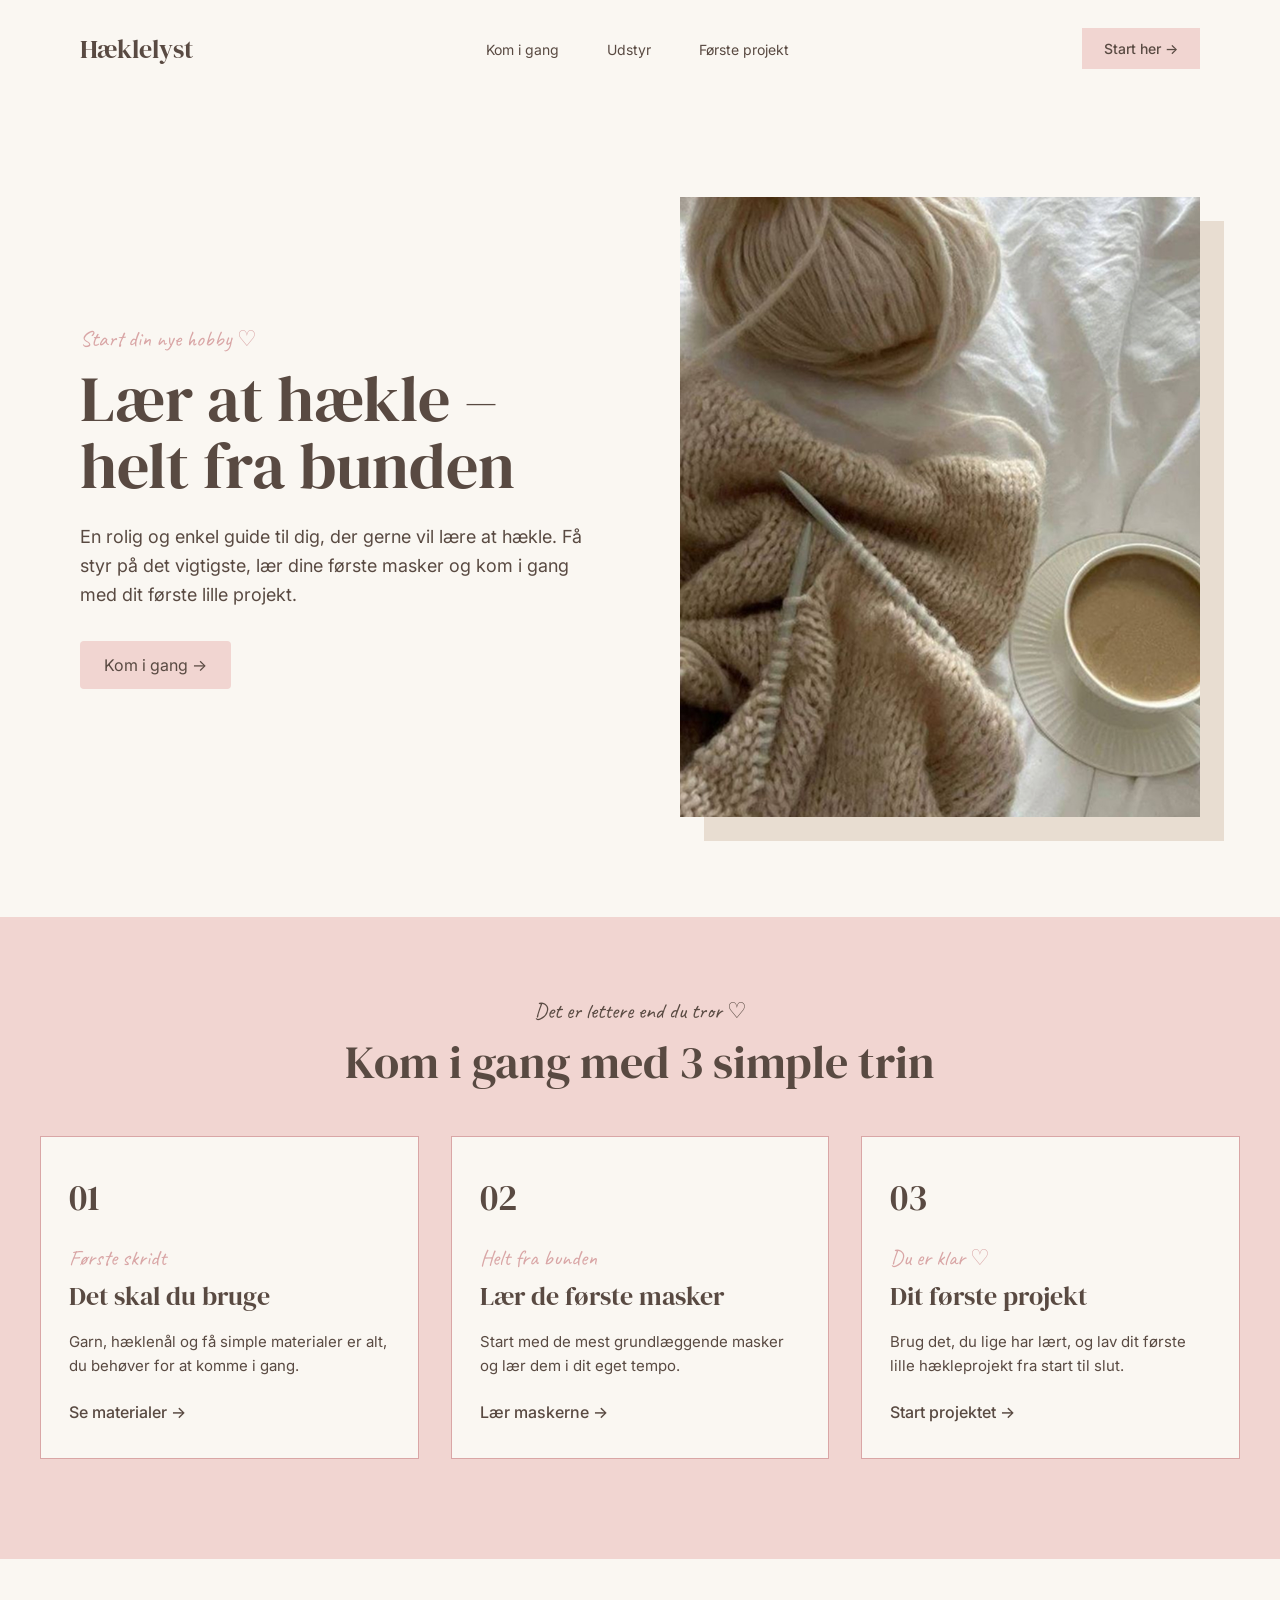
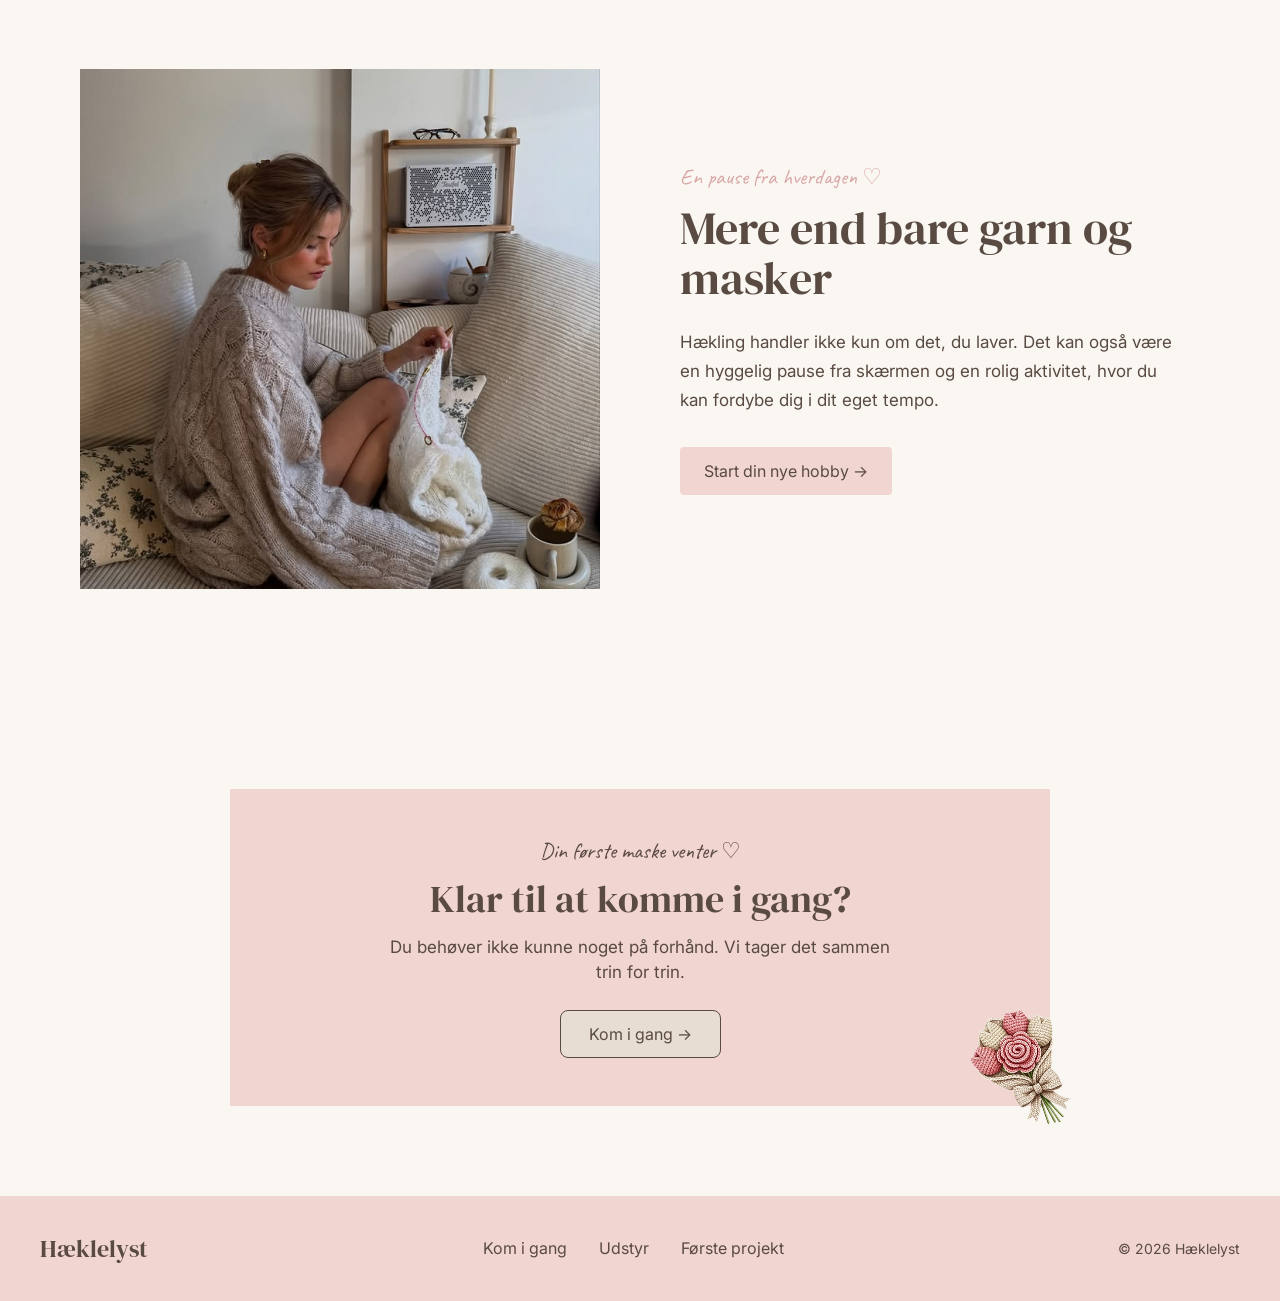
<file: index.html>
<!DOCTYPE html>
<html lang="da">
<head>
    <meta charset="UTF-8">
    <meta name="viewport" content="width=device-width, initial-scale=1.0">
    <title>Hæklelyst</title>
    <link rel="stylesheet" href="assets/css/style.css">
</head>

<body>
<!-- Navigation menu -->
<header>
    <nav class="navbar">
        <a class="logo" href="index.html">Hæklelyst</a>

        <ul class="nav-links" id="navLinks">
            <li><a href="kom-i-gang.html">Kom i gang</a></li>
            <li><a href="udstyr.html">Udstyr</a></li>
            <li><a href="forste-projekt.html">Første projekt</a></li>
        </ul>

        <a class="nav-button" href="kom-i-gang.html">Start her →</a>
        <button class="menu-toggle" id="menuToggle" aria-label="Åbn menu" aria-expanded="false">
            ☰
        </button>
    </nav>
</header>
<main>
    <section class="hero">
        <div class="hero-content">
            <p class="eyebrow">Start din nye hobby ♡</p>

            <h1>Lær at hækle – helt fra bunden</h1>

            <p class="hero-text">
                En rolig og enkel guide til dig, der gerne vil lære at hækle.
                Få styr på det vigtigste, lær dine første masker og kom i gang
                med dit første lille projekt.
            </p>

            <a class="button" href="kom-i-gang.html">Kom i gang →</a>
        </div>

        <div class="hero-image">
            <img src="assets/images/hero-forside.jpg"
                 alt="Garn og hækling i rolige omgivelser">
        </div>
    </section>
    <section class="steps">
        <div class="steps-heading">
            <p class="eyebrow">Det er lettere end du tror ♡</p>
            <h2>Kom i gang med 3 simple trin</h2>
        </div>
        <div class="steps-grid">
            <article class="step-card">
                <span class="step-number">01</span>
                <p class="eyebrow">Første skridt</p>
                <h3>Det skal du bruge</h3>
                <p>Garn, hæklenål og få simple materialer er alt, du behøver for at komme i gang.</p>
                <a href="udstyr.html">Se materialer →</a>
            </article>

            <article class="step-card">
                <span class="step-number">02</span>
                <p class="eyebrow">Helt fra bunden</p>
                <h3>Lær de første masker</h3>
                <p>Start med de mest grundlæggende masker og lær dem i dit eget tempo.</p>
                <a href="kom-i-gang.html">Lær maskerne →</a>
            </article>

            <article class="step-card">
                <span class="step-number">03</span>
                <p class="eyebrow">Du er klar ♡</p>
                <h3>Dit første projekt</h3>
                <p>Brug det, du lige har lært, og lav dit første lille hækleprojekt fra start til slut.</p>
                <a href="forste-projekt.html">Start projektet →</a>
            </article>
        </div>
    </section>
    <section class="benefits">
        <div class="benefits-image">
            <img src="assets/images/haekling-ro.jpg"
                 alt="Person der hækler i rolige omgivelser">
        </div>

        <div class="benefits-content">
            <p class="eyebrow">En pause fra hverdagen ♡</p>
            <h2>Mere end bare garn og masker</h2>

            <p>
                Hækling handler ikke kun om det, du laver. Det kan også være
                en hyggelig pause fra skærmen og en rolig aktivitet, hvor du
                kan fordybe dig i dit eget tempo.
            </p>

            <a class="button" href="kom-i-gang.html">Start din nye hobby →</a>
        </div>
    </section>
    <section class="final-cta">
        <div class="final-cta-box">
            <p class="eyebrow">Din første maske venter ♡</p>
            <h2>Klar til at komme i gang?</h2>
            <p class="final-cta-text">
                Du behøver ikke kunne noget på forhånd.
                Vi tager det sammen trin for trin.
            </p>
            <a class="final-cta-button" href="kom-i-gang.html">Kom i gang →</a>
            <img class="cta-flowers"
                 src="assets/images/cta-blomster.png"
                 alt=""
                 aria-hidden="true">
        </div>
    </section>
</main>
<footer class="site-footer">
    <div class="footer-content">
        <a class="footer-logo" href="index.html">Hæklelyst</a>

        <nav class="footer-nav" aria-label="Footer navigation">
            <a href="kom-i-gang.html">Kom i gang</a>
            <a href="udstyr.html">Udstyr</a>
            <a href="forste-projekt.html">Første projekt</a>
        </nav>

        <p>© 2026 Hæklelyst</p>
    </div>
</footer>
<script src="assets/js/script.js"></script>
</body>
</html>
</file>
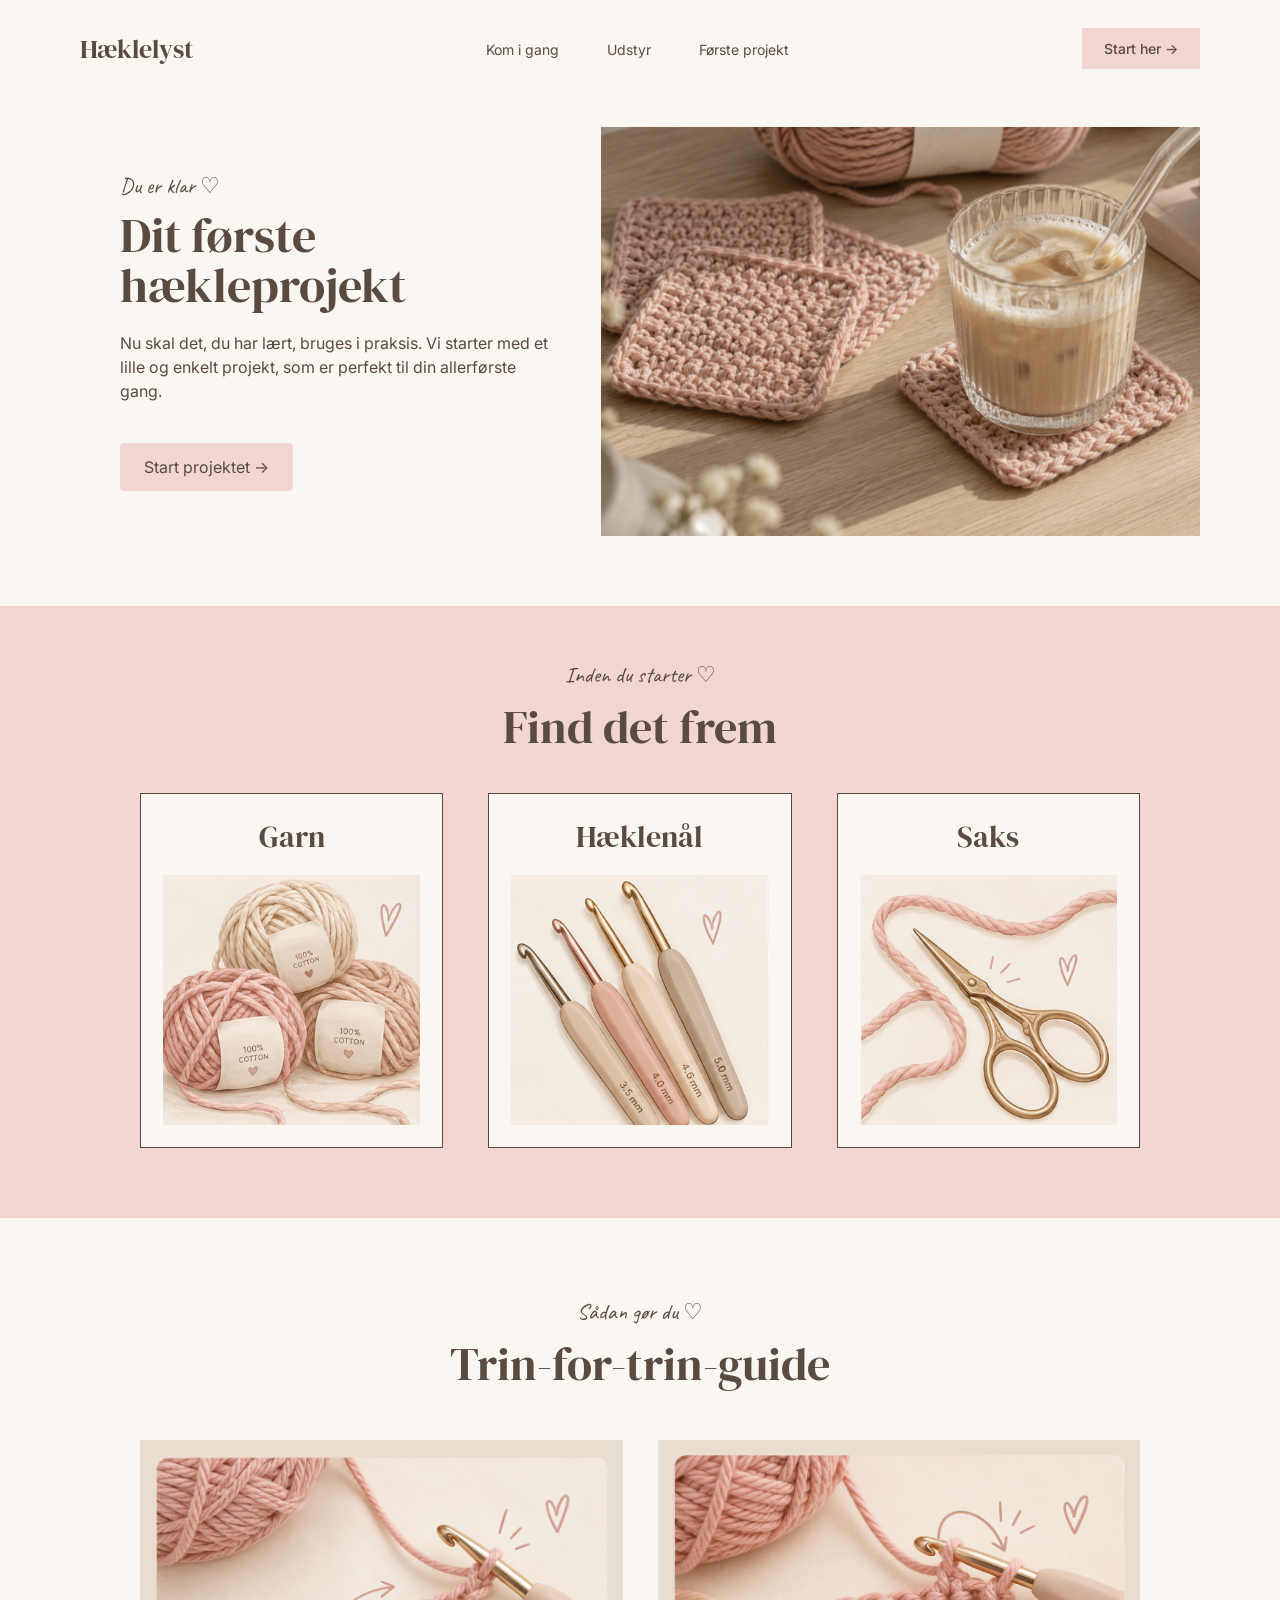
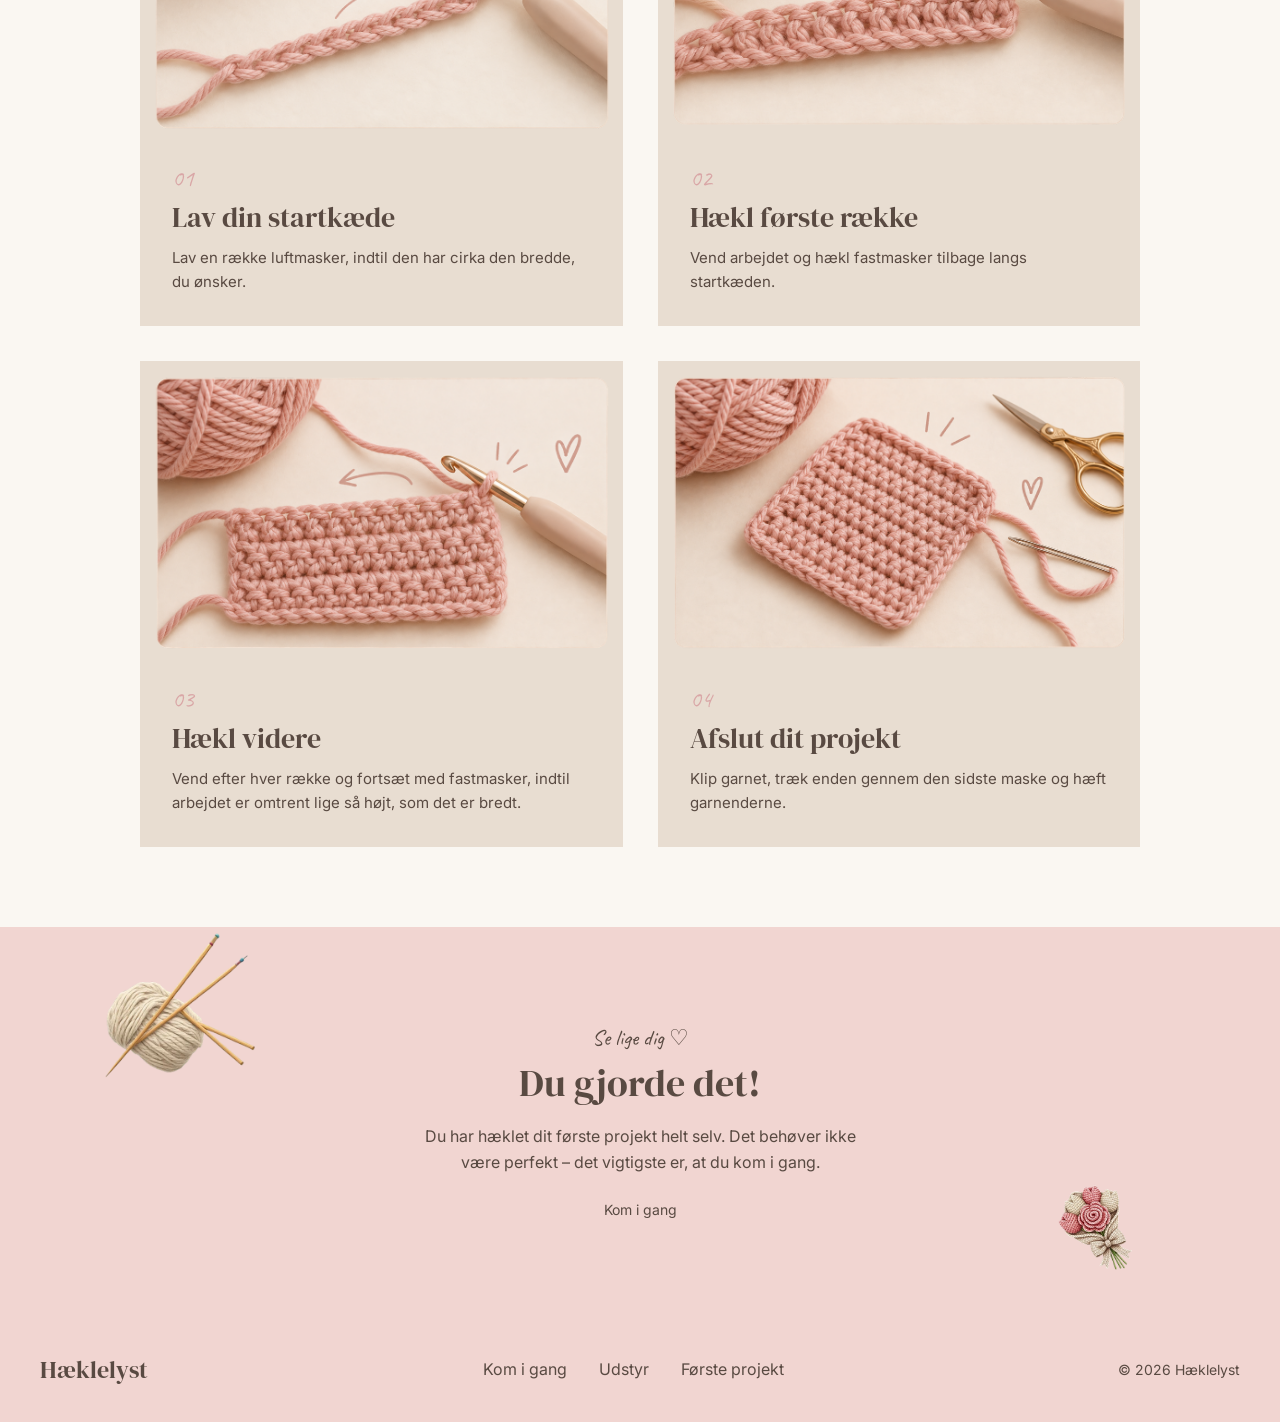
<file: forste-projekt.html>
<!DOCTYPE html>
<html lang="da">
<head>
    <meta charset="UTF-8">
  <meta name="viewport" content="width=device-width, initial-scale=1.0">
    <title>Første projekt | Hæklelyst</title>
  <link rel="stylesheet" href="assets/css/style.css">
</head>
<body>
<header>
    <nav class="navbar">
        <a class="logo" href="index.html">Hæklelyst</a>

        <ul class="nav-links" id="navLinks">
            <li><a href="kom-i-gang.html">Kom i gang</a></li>
            <li><a href="udstyr.html">Udstyr</a></li>
            <li><a href="forste-projekt.html">Første projekt</a></li>
        </ul>

        <a class="nav-button" href="kom-i-gang.html">Start her →</a>
        <button class="menu-toggle" id="menuToggle" aria-label="Åbn menu">
            ☰
        </button>
    </nav>
</header>
<main>
    <section class="project-hero">
        <div class="project-hero-content">
            <p class="eyebrow">Du er klar ♡</p>

            <h1>Dit første hækleprojekt</h1>

            <p>
                Nu skal det, du har lært, bruges i praksis.
                Vi starter med et lille og enkelt projekt,
                som er perfekt til din allerførste gang.
            </p>

            <a class="button" href="#projekt">Start projektet →</a>
        </div>

        <div class="project-hero-image">
            <img src="assets/images/hero-forste-projekt.jpg"
                 alt="Hæklede glasbrikker ved siden af et glas">
        </div>
    </section>
    <section class="project-materials" id="projekt">
        <div class="project-materials-inner">

            <p class="project-materials-eyebrow">Inden du starter ♡</p>
            <h2>Find det frem</h2>

            <div class="project-materials-grid">

                <article class="project-material-card">
                    <h3>Garn</h3>
                    <img src="assets/images/udstyr-garn.jpg"
                         alt="Garn til hækling">
                </article>

                <article class="project-material-card">
                    <h3>Hæklenål</h3>
                    <img src="assets/images/udstyr-haeklnaal.jpg"
                         alt="Hæklenåle">
                </article>

                <article class="project-material-card">
                    <h3>Saks</h3>
                    <img src="assets/images/udstyr-saks.jpg"
                         alt="Saks og garn">
                </article>

            </div>
        </div>
    </section>
    <section class="project-guide">
        <div class="project-guide-inner">

            <p class="project-guide-eyebrow">Sådan gør du ♡</p>
            <h2>Trin-for-trin-guide</h2>

            <div class="project-guide-grid">

                <article class="project-step">
                    <img src="assets/images/projekt-trin-1.png"
                         alt="Illustration af startkæde">

                    <div class="project-step-content">
                        <span>01</span>
                        <h3>Lav din startkæde</h3>
                        <p>
                            Lav en række luftmasker, indtil den har cirka
                            den bredde, du ønsker.
                        </p>
                    </div>
                </article>

                <article class="project-step">
                    <img src="assets/images/projekt-trin-2.png"
                         alt="Illustration af første række">

                    <div class="project-step-content">
                        <span>02</span>
                        <h3>Hækl første række</h3>
                        <p>
                            Vend arbejdet og hækl fastmasker tilbage
                            langs startkæden.
                        </p>
                    </div>
                </article>

                <article class="project-step">
                    <img src="assets/images/projekt-trin-3.png"
                         alt="Illustration af et hæklet stykke">

                    <div class="project-step-content">
                        <span>03</span>
                        <h3>Hækl videre</h3>
                        <p>
                            Vend efter hver række og fortsæt med fastmasker,
                            indtil arbejdet er omtrent lige så højt,
                            som det er bredt.
                        </p>
                    </div>
                </article>

                <article class="project-step">
                    <img src="assets/images/projekt-trin-4.png"
                         alt="Illustration af færdig hæklet glasbrik">

                    <div class="project-step-content">
                        <span>04</span>
                        <h3>Afslut dit projekt</h3>
                        <p>
                            Klip garnet, træk enden gennem den sidste maske
                            og hæft garnenderne.
                        </p>
                    </div>
                </article>

            </div>
        </div>
    </section>
    <section class="project-finish">
        <div class="project-finish-inner">

            <img src="assets/images/garnnogle.png"
                 alt=""
                 class="project-finish-yarn">

            <div class="project-finish-content">
                <p class="project-finish-eyebrow">Se lige dig ♡</p>

                <h2>Du gjorde det!</h2>

                <p>
                    Du har hæklet dit første projekt helt selv.
                    Det behøver ikke være perfekt – det vigtigste er,
                    at du kom i gang.
                </p>

                <a href="index.html" class="project-finish-link">
                    Kom i gang
                </a>
            </div>

            <img src="assets/images/cta-blomster.png"
                 alt=""
                 class="project-finish-flowers">

        </div>
    </section>
</main>
<footer class="site-footer">
    <div class="footer-content">
        <a class="footer-logo" href="index.html">Hæklelyst</a>

        <nav class="footer-nav" aria-label="Footer navigation">
            <a href="kom-i-gang.html">Kom i gang</a>
            <a href="udstyr.html">Udstyr</a>
            <a href="forste-projekt.html">Første projekt</a>
        </nav>

        <p>© 2026 Hæklelyst</p>
    </div>
</footer>
<script src="assets/js/script.js"></script>
</body>
</html>
</file>
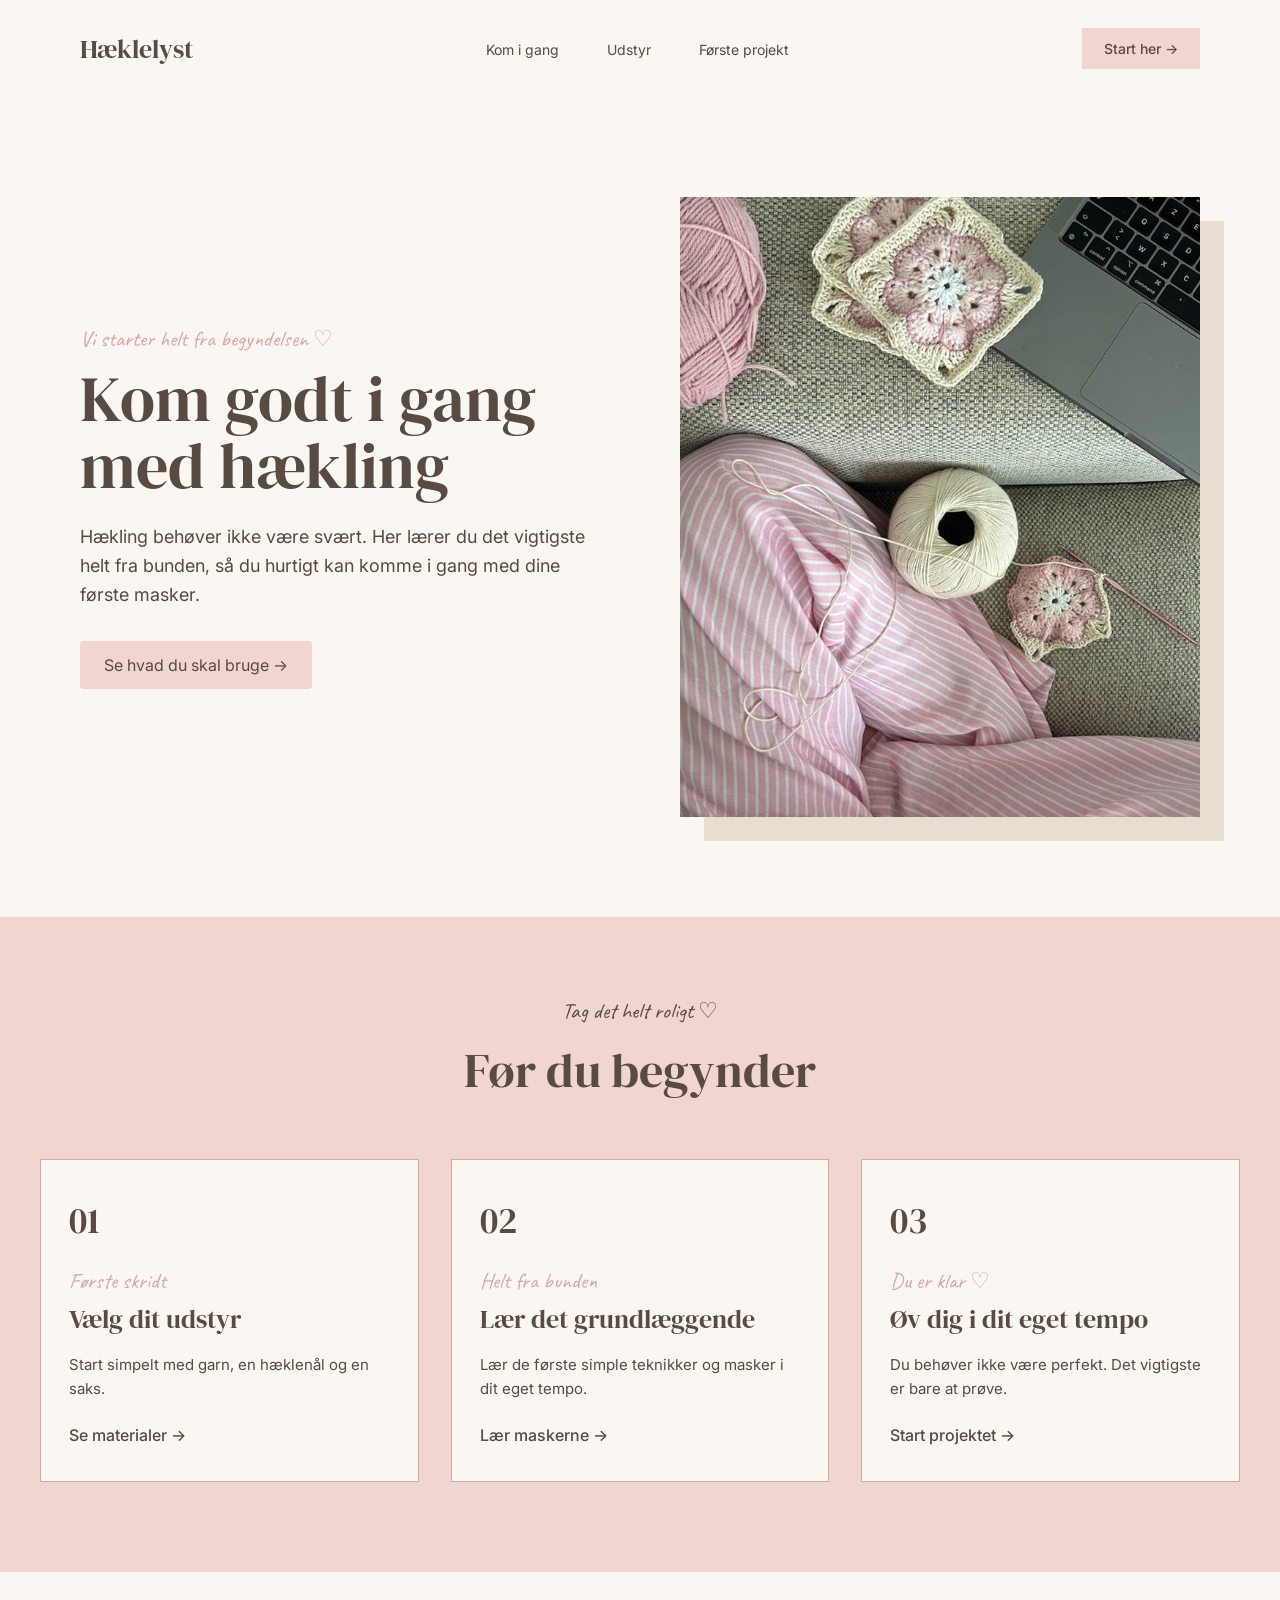
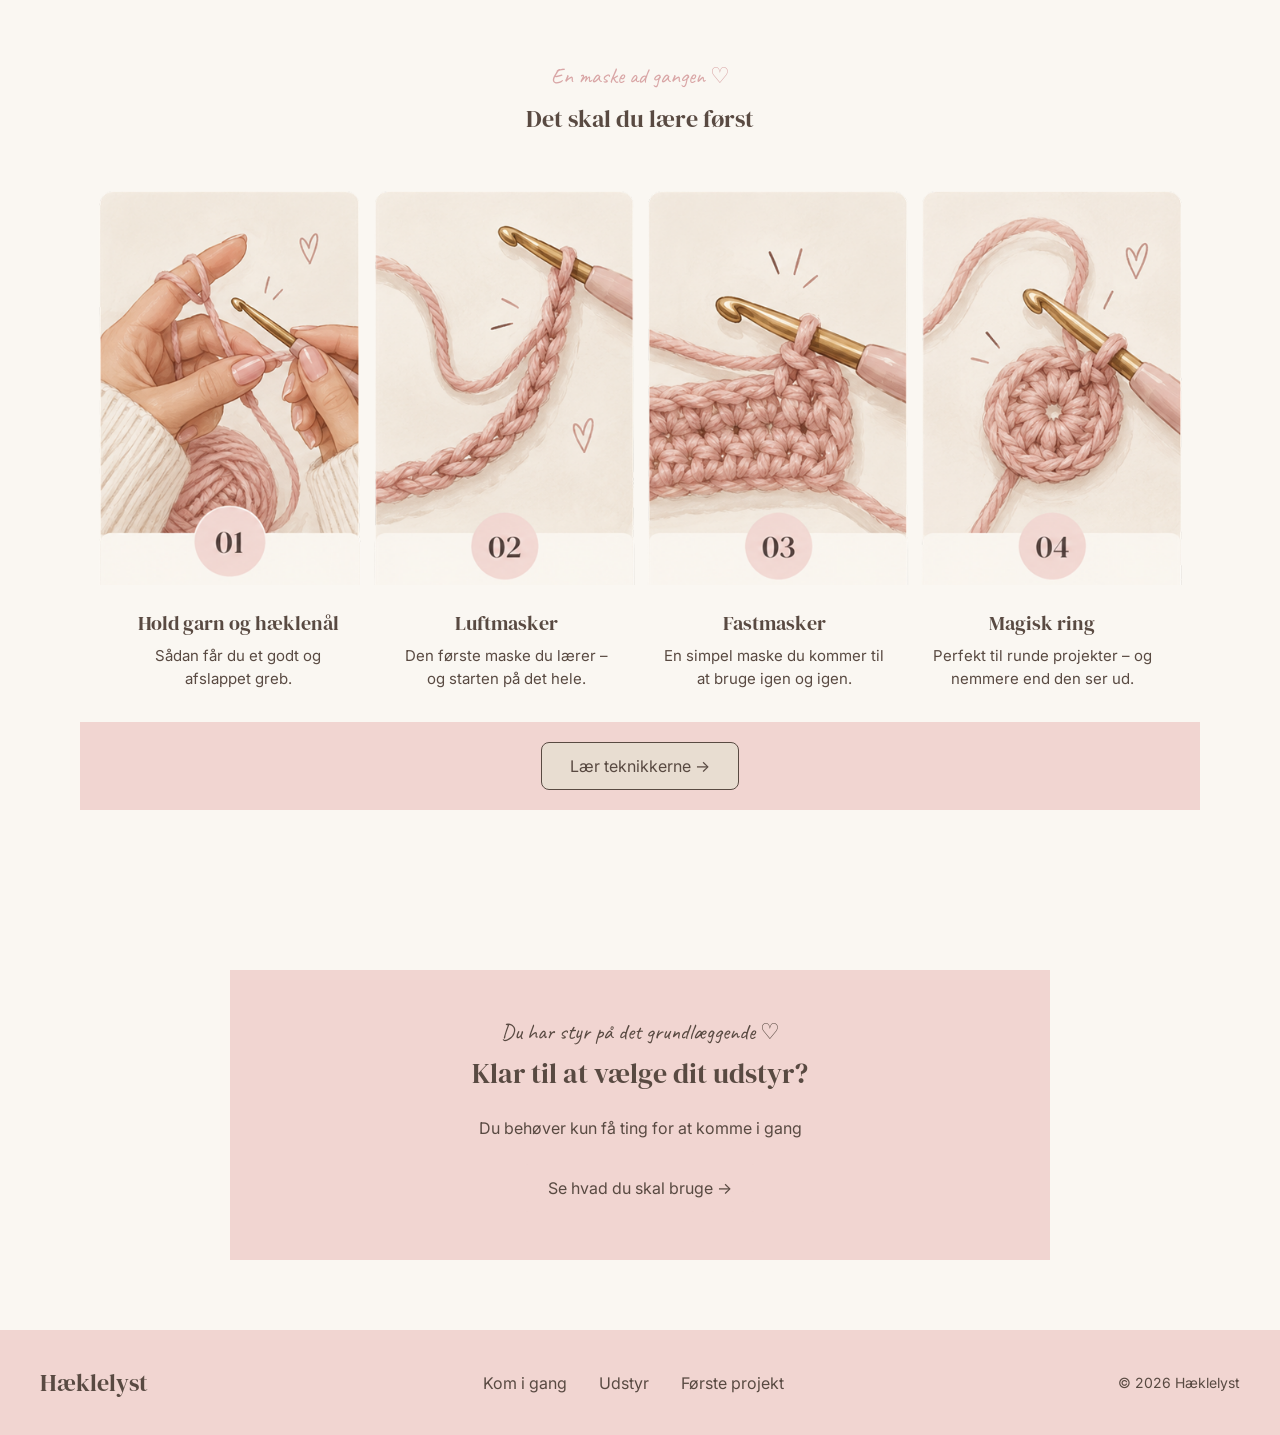
<file: kom-i-gang.html>
<!DOCTYPE html>
<html lang="da">
<head>
    <meta charset="UTF-8">
    <meta name="viewport" content="width=device-width, initial-scale=1.0">
    <title>Kom i gang | Hæklelyst</title>
    <link rel="stylesheet" href="assets/css/style.css">
</head>
<body>
<header>
    <nav class="navbar">
        <a class="logo" href="index.html">Hæklelyst</a>

        <ul class="nav-links" id="navLinks">
            <li><a href="kom-i-gang.html">Kom i gang</a></li>
            <li><a href="udstyr.html">Udstyr</a></li>
            <li><a href="forste-projekt.html">Første projekt</a></li>
        </ul>

        <a class="nav-button" href="kom-i-gang.html">Start her →</a>
        <button class="menu-toggle" id="menuToggle" aria-label="Åbn menu">
            ☰
        </button>
    </nav>
</header>
<main>
    <section class="hero">
        <div class="hero-content">
            <p class="eyebrow">Vi starter helt fra begyndelsen ♡</p>

            <h1>Kom godt i gang med hækling</h1>

            <p class="hero-text">
                Hækling behøver ikke være svært. Her lærer du det vigtigste
                helt fra bunden, så du hurtigt kan komme i gang med dine
                første masker.
            </p>

            <a class="button" href="udstyr.html">Se hvad du skal bruge →</a>
        </div>

        <div class="hero-image">
            <img src="assets/images/hero-kom-i-gang.jpg"
                 alt="Hækling og garn til begyndere">
        </div>
    </section>
    <section class="getting-started">
        <div class="section-heading">
            <p class="eyebrow">Tag det helt roligt ♡</p>
            <h2>Før du begynder</h2>
        </div>

        <div class="steps-grid">
            <article class="step-card">
                <span class="step-number">01</span>
                <p class="eyebrow">Første skridt</p>
                <h3>Vælg dit udstyr</h3>
                <p>Start simpelt med garn, en hæklenål og en saks.</p>
                <a href="udstyr.html">Se materialer →</a>
            </article>

            <article class="step-card">
                <span class="step-number">02</span>
                <p class="eyebrow">Helt fra bunden</p>
                <h3>Lær det grundlæggende</h3>
                <p>Lær de første simple teknikker og masker i dit eget tempo.</p>
                <a href="#grundlaeggende">Lær maskerne →</a>
            </article>

            <article class="step-card">
                <span class="step-number">03</span>
                <p class="eyebrow">Du er klar ♡</p>
                <h3>Øv dig i dit eget tempo</h3>
                <p>Du behøver ikke være perfekt. Det vigtigste er bare at prøve.</p>
                <a href="forste-projekt.html">Start projektet →</a>
            </article>
        </div>
    </section>
    <section class="basics" id="grundlaeggende">

        <div class="section-heading">
            <p class="eyebrow">En maske ad gangen ♡</p>
            <h2>Det skal du lære først</h2>
        </div>

        <div class="basics-image">
            <img src="assets/images/laer.png"
                 alt="Fire grundlæggende trin i hækling: hvordan du holder garn og hæklenål, luftmasker, fastmasker og magisk ring.">
        </div>

        <div class="basics-text-grid">

            <div>
                <h3>Hold garn og hæklenål</h3>
                <p>Sådan får du et godt og afslappet greb.</p>
            </div>

            <div>
                <h3>Luftmasker</h3>
                <p>Den første maske du lærer – og starten på det hele.</p>
            </div>

            <div>
                <h3>Fastmasker</h3>
                <p>En simpel maske du kommer til at bruge igen og igen.</p>
            </div>

            <div>
                <h3>Magisk ring</h3>
                <p>Perfekt til runde projekter – og nemmere end den ser ud.</p>
            </div>
        </div>
            <div class="basics-action">
                <a class="final-cta-button" href="forste-projekt.html">Lær teknikkerne →</a>
            </div>
    </section>
    <section class="equipment-cta">
        <div class="equipment-cta-box">
            <p class="eyebrow">Du har styr på det grundlæggende ♡</p>
            <h2>Klar til at vælge dit udstyr?</h2>
            <p>Du behøver kun få ting for at komme i gang</p>
            <a class="button" href="udstyr.html">Se hvad du skal bruge →</a>
        </div>
    </section>
</main>
<footer class="site-footer">
    <div class="footer-content">
        <a class="footer-logo" href="index.html">Hæklelyst</a>

        <nav class="footer-nav" aria-label="Footer navigation">
            <a href="kom-i-gang.html">Kom i gang</a>
            <a href="udstyr.html">Udstyr</a>
            <a href="forste-projekt.html">Første projekt</a>
        </nav>

        <p>© 2026 Hæklelyst</p>
    </div>
</footer>
<script src="assets/js/script.js"></script>
</body>
</html>
</file>
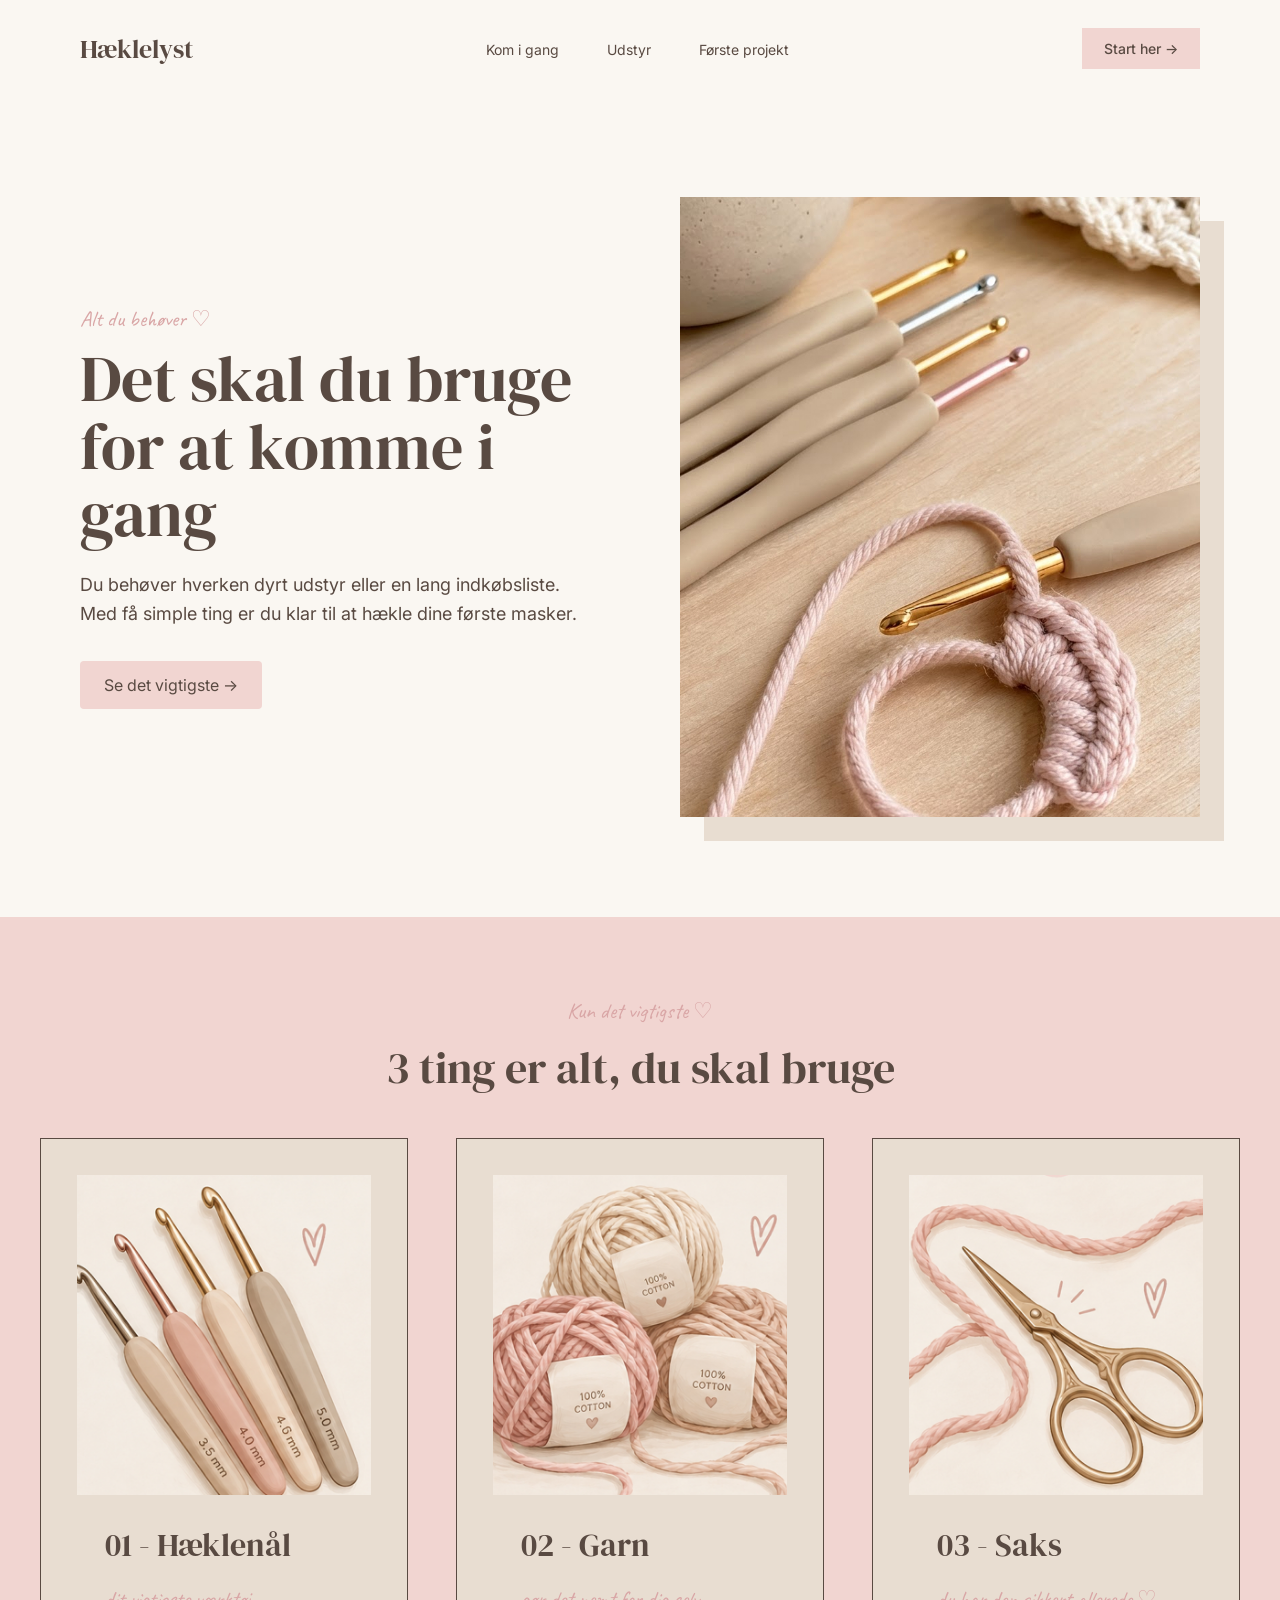
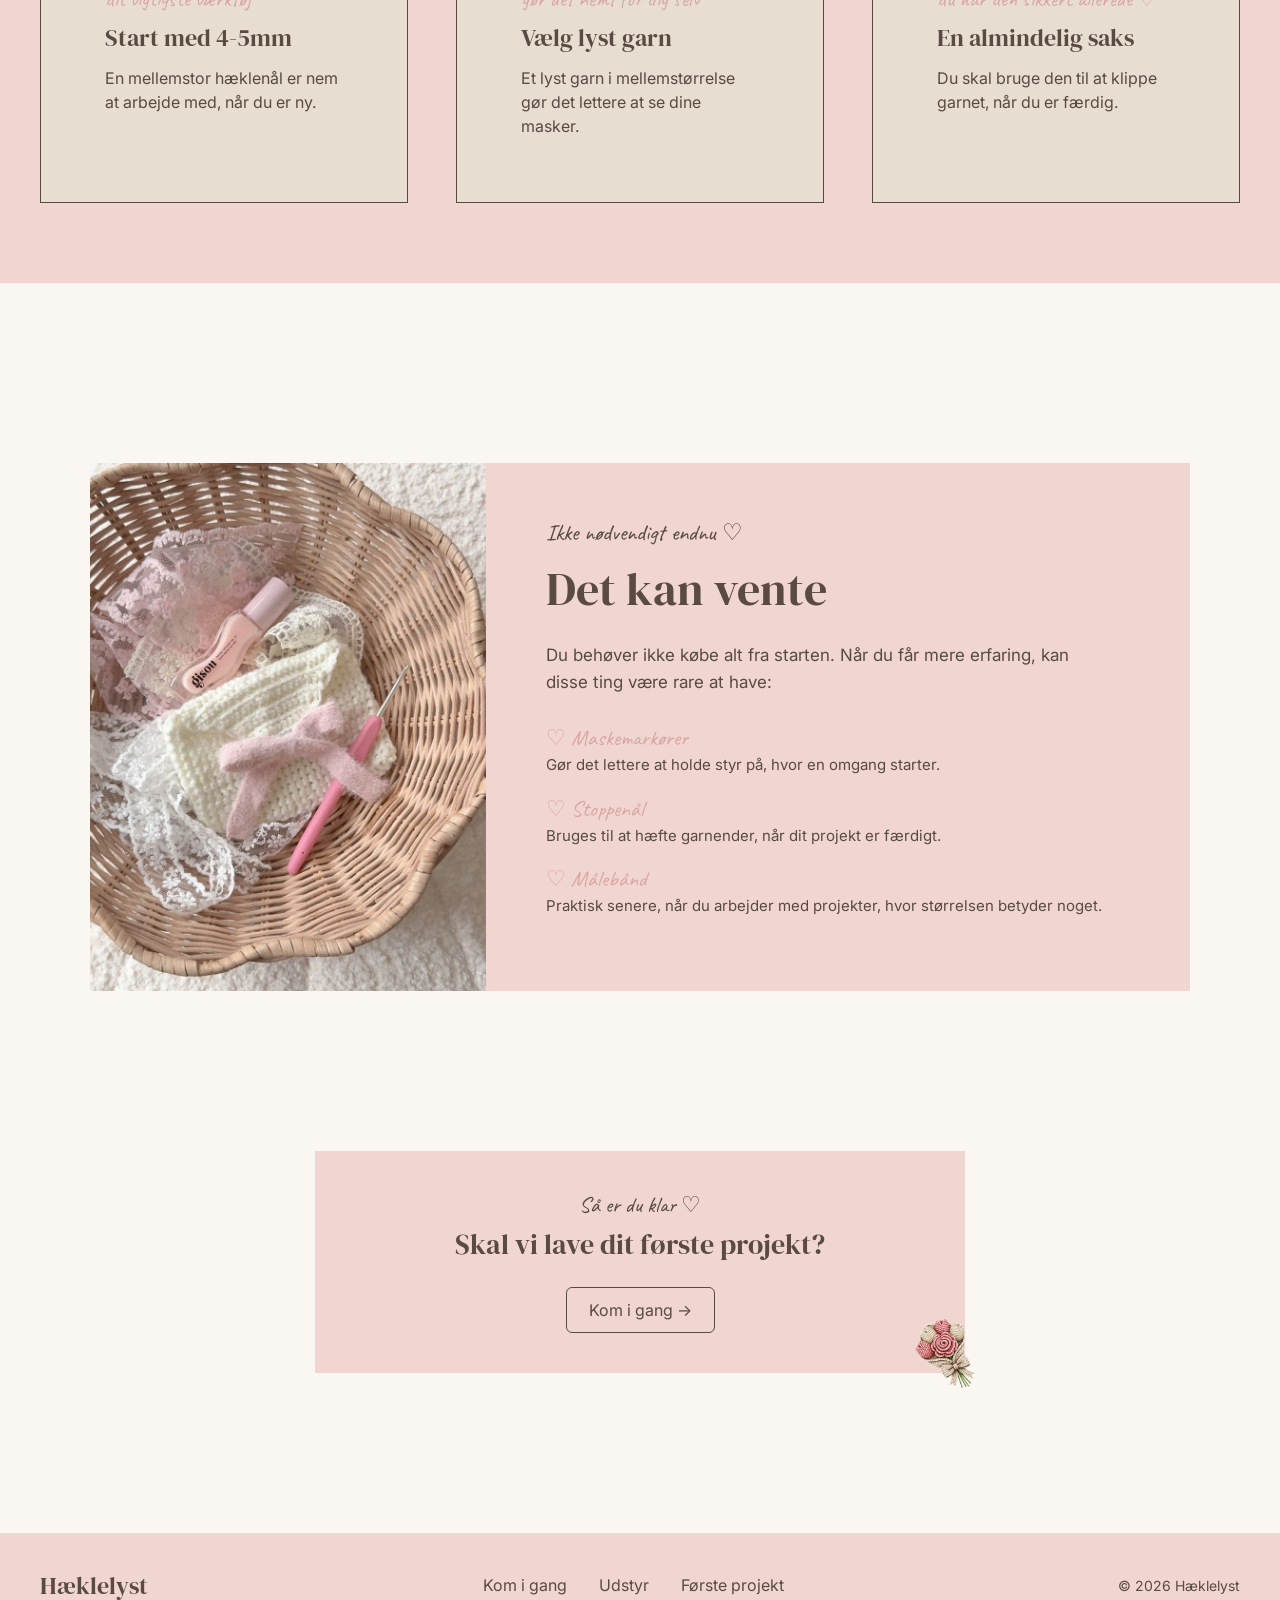
<file: udstyr.html>
<!DOCTYPE html>
<html lang="da">
<head>
    <meta charset="UTF-8">
  <meta name="viewport" content="width=device-width, initial-scale=1.0">
    <title>Udstyr | Hæklelyst</title>
  <link rel="stylesheet" href="assets/css/style.css">
</head>
<body>
<header>
    <nav class="navbar">
        <a class="logo" href="index.html">Hæklelyst</a>

        <ul class="nav-links" id="navLinks">
            <li><a href="kom-i-gang.html">Kom i gang</a></li>
            <li><a href="udstyr.html">Udstyr</a></li>
            <li><a href="forste-projekt.html">Første projekt</a></li>
        </ul>

        <a class="nav-button" href="kom-i-gang.html">Start her →</a>
    <button class="menu-toggle" id="menuToggle" aria-label="Åbn menu">
        ☰
    </button>
    </nav>
</header>
<main>
    <section class="hero">
        <div class="hero-content">
            <p class="eyebrow">Alt du behøver ♡</p>

            <h1>Det skal du bruge for at komme i gang</h1>

            <p class="hero-text">
                Du behøver hverken dyrt udstyr eller en lang indkøbsliste.
                Med få simple ting er du klar til at hækle dine første masker.
            </p>

            <a class="button" href="#udstyr">Se det vigtigste →</a>
        </div>

        <div class="hero-image">
            <img src="assets/images/hero-udstyr.jpg"
                 alt="Hæklenåle og garn til begyndere">
        </div>
    </section>
    <section class="equipment" id="udstyr">

        <div class="section-heading">
            <p class="eyebrow">Kun det vigtigste ♡</p>
            <h2>3 ting er alt, du skal bruge</h2>
        </div>

        <div class="equipment-grid">

            <article class="equipment-card">
                <img src="assets/images/udstyr-haeklnaal.jpg"
                     alt="Hæklenåle i forskellige størrelser">

                <div class="equipment-card-content">
                    <h3>01 - Hæklenål</h3>
                    <p class="eyebrow">dit vigtigste værktøj</p>
                    <h4>Start med 4-5mm</h4>
                    <p>En mellemstor hæklenål er nem at arbejde med, når du er ny.</p>
                </div>
            </article>

            <article class="equipment-card">
                <img src="assets/images/udstyr-garn.jpg"
                     alt="Lyst garn til hækling">

                <div class="equipment-card-content">
                    <h3>02 - Garn</h3>
                    <p class="eyebrow">gør det nemt for dig selv</p>
                    <h4>Vælg lyst garn</h4>
                    <p>Et lyst garn i mellemstørrelse gør det lettere at se dine masker.</p>
                </div>
            </article>
            <article class="equipment-card">
                <img src="assets/images/udstyr-saks.jpg"
                     alt="Saks og garn">

                <div class="equipment-card-content">
                    <h3>03 - Saks</h3>
                    <p class="eyebrow">du har den sikkert allerede ♡</p>
                    <h4>En almindelig saks</h4>
                    <p>Du skal bruge den til at klippe garnet, når du er færdig.</p>
                </div>
            </article>
        </div>
    </section>
    <section class="can-wait">
        <div class="later-section">
            <div class="later-image">
                <img src="assets/images/udstyr-det-kan-vente.jpg"
                     alt="Hækletøj og hæklenål i en kurv">
            </div>
            <div class="later-content">
                <p class="eyebrow">Ikke nødvendigt endnu ♡</p>
                <h2>Det kan vente</h2>
                <p class="later-intro">
                    Du behøver ikke købe alt fra starten. Når du får mere erfaring,
                    kan disse ting være rare at have:
                </p>

                <div class="later-item">
                    <h3>♡ Maskemarkører</h3>
                    <p>Gør det lettere at holde styr på, hvor en omgang starter.</p>
                </div>

                <div class="later-item">
                    <h3>♡ Stoppenål</h3>
                    <p>Bruges til at hæfte garnender, når dit projekt er færdigt.</p>
                </div>

                <div class="later-item">
                    <h3>♡ Målebånd</h3>
                    <p>Praktisk senere, når du arbejder med projekter, hvor størrelsen betyder noget.</p>
                </div>
            </div>
        </div>
        <section class="equipment-cta">
            <div class="equipment-cta-content">
                <p class="equipment-cta-eyebrow">Så er du klar ♡</p>
                <h2>Skal vi lave dit første projekt?</h2>

                <a href="forste-projekt.html" class="equipment-cta-button">
                    Kom i gang →
                </a>

                <img src="assets/images/cta-blomster.png"
                     alt=""
                     class="equipment-cta-flower">
            </div>
        </section>
    </section>
</main>
<footer class="site-footer">
    <div class="footer-content">
        <a class="footer-logo" href="index.html">Hæklelyst</a>

        <nav class="footer-nav" aria-label="Footer navigation">
            <a href="kom-i-gang.html">Kom i gang</a>
            <a href="udstyr.html">Udstyr</a>
            <a href="forste-projekt.html">Første projekt</a>
        </nav>

        <p>© 2026 Hæklelyst</p>
    </div>
</footer>
<script src="assets/js/script.js"></script>
</body>
</html>
</file>
<file: assets/css/style.css>
@import url('https://fonts.googleapis.com/css2?family=Caveat:wght@400;500&family=DM+Serif+Display:ital@0;1&family=Inter:wght@400;500;600&display=swap');
* {
    margin: 0;
    padding: 0;
    box-sizing: border-box;
}

body {
    background-color: #FAF7F2;
    color: #594A42;
    font-family: 'Inter', sans-serif;
}

nav {
    max-width: 1200px;
    margin: 0 auto;
    padding: 24px 40px;
    display: flex;
    align-items: center;
    justify-content: space-between;
}

nav ul {
    display: flex;
    gap: 40px;
    list-style: none;
}

nav a {
    color: #594A42;
    text-decoration: none;
}

.hero {
    max-width: 1200px;
    margin: 0 auto;
    padding: 100px 40px;
    display: grid;
    grid-template-columns: 1fr 1fr;
    gap: 80px;
    align-items: center;
}

.hero-content {
    max-width: 560px;
}

.eyebrow {
    margin-bottom: 16px;
}

h1 {
    font-size: 64px;
    line-height: 1.05;
    font-weight: 400;
    margin-bottom: 24px;
}

.hero-text {
    font-size: 18px;
    line-height: 1.6;
    margin-bottom: 32px;
}

.button {
    display: inline-block;
    padding: 14px 24px;
    background-color: #F1D5D1;
    color: #594A42;
    text-decoration: none;
    border-radius: 4px;
}
.hero-image img {
    width: 100%;
    height: 620px;
    object-fit: cover;
    display: block;
}

h1,
h2,
h3 {
    font-family: 'DM Serif Display', serif;
    font-weight: 400;
}

.eyebrow {
    font-family: 'Caveat', cursive;
    font-size: 22px;
    color: #D9A6A6;
    margin-bottom: 12px;
}
.steps {
    background-color: #F1D5D1;
    padding: 80px 40px 100px;
}

.steps-heading {
    max-width: 1200px;
    margin: 0 auto 48px;
    text-align: center;
}

.steps-heading h2 {
    font-size: 46px;
    line-height: 1.1;
}

.steps-grid {
    max-width: 1200px;
    margin: 0 auto;
    display: grid;
    grid-template-columns: repeat(3, 1fr);
    gap: 32px;
}

.step-card {
    background-color: #FAF7F2;
    border: 1px solid #D9A6A6;
    padding: 36px 28px;
}

.step-number {
    display: block;
    font-family: 'DM Serif Display', serif;
    font-size: 36px;
    margin-bottom: 22px;
}

.step-card .eyebrow {
    margin-bottom: 6px;
}

.step-card h3 {
    font-size: 26px;
    margin-bottom: 16px;
}

.step-card > p:not(.eyebrow) {
    font-size: 15px;
    line-height: 1.6;
    margin-bottom: 24px;
}

.step-card a {
    color: #594A42;
    font-weight: 500;
    text-decoration: none;
}
.steps-heading .eyebrow {
    color: #594A42;
}
.benefits {
    max-width: 1200px;
    margin: 0 auto;
    padding: 110px 40px;
    display: grid;
    grid-template-columns: 1fr 1fr;
    gap: 80px;
    align-items: center;
}

.benefits-image img {
    width: 100%;
    height: 520px;
    object-fit: cover;
    display: block;
}

.benefits-content {
    max-width: 500px;
}

.benefits-content h2 {
    font-size: 46px;
    line-height: 1.1;
    margin-bottom: 24px;
}

.benefits-content > p:not(.eyebrow) {
    font-size: 17px;
    line-height: 1.7;
    margin-bottom: 32px;
}
.navbar {
    max-width: 1200px;
    margin: 0 auto;
    padding: 28px 40px;
    display: flex;
    align-items: center;
    justify-content: space-between;
}

.logo {
    font-family: 'DM Serif Display', serif;
    font-size: 26px;
    color: #594A42;
    text-decoration: none;
}

.nav-links {
    display: flex;
    align-items: center;
    gap: 48px;
    list-style: none;
}

.nav-links a {
    font-family: 'Inter', sans-serif;
    font-size: 14px;
    color: #594A42;
    text-decoration: none;
}

.nav-button {
    display: inline-block;
    padding: 12px 22px;
    background-color: #F1D5D1;
    color: #594A42;
    font-size: 14px;
    font-weight: 500;
    text-decoration: none;
}
.hero-image {
    position: relative;
}

.hero-image::before {
    content: "";
    position: absolute;
    width: 100%;
    height: 100%;
    background-color: #E8DDD1;
    top: 24px;
    left: 24px;
    z-index: 0;
}

.hero-image img {
    position: relative;
    z-index: 1;
}
.final-cta {
    padding: 90px 40px;
    background-color: #FAF7F2;
}

.final-cta-box {
    max-width: 820px;
    margin: 0 auto;
    padding: 48px 60px;
    background-color: #F1D5D1;
    text-align: center;
    position: relative;
}

.final-cta-box h2 {
    font-size: 38px;
    margin-bottom: 10px;
}

.final-cta-box .eyebrow {
    margin-bottom: 8px;
}

.final-cta-text {
    max-width: 520px;
    margin: 0 auto 24px;
    font-size: 17px;
    line-height: 1.5;
}

.final-cta-button {
    display: inline-block;
    padding: 13px 28px;
    color: #594A42;
    text-decoration: none;
    border: 1px solid #594A42;
    border-radius: 8px;
}
.final-cta-box .eyebrow {
    color: #594A42;
}
.final-cta-button {
    background-color: #E8DDD1;
}
.cta-flowers {
    position: absolute;
    width: 150px;
    right: -45px;
    bottom: -35px;
}
.site-footer {
    background-color: #F1D5D1;
    padding: 36px 40px;
}

.footer-content {
    max-width: 1200px;
    margin: 0 auto;
    display: flex;
    align-items: center;
    justify-content: space-between;
}

.footer-logo {
    font-family: 'DM Serif Display', serif;
    font-size: 24px;
    color: #594A42;
    text-decoration: none;
}

.footer-nav {
    display: flex;
    gap: 32px;
    padding: 0;
}

.footer-nav a {
    color: #594A42;
    text-decoration: none;
}

.site-footer p {
    font-size: 14px;
}
.basics {
    max-width: 1200px;
    margin: 0 auto;
    padding: 90px 40px;
}

.basics .section-heading {
    text-align: center;
    margin-bottom: 48px;
}

.basics-image {
    display: block;
    width: 100%;
    height: auto;
}
.basics-image {
    max-width: 1200px;
    margin: 0 auto;
}

.basics-image img {
    width: 100%;
    height: auto;
    display: block;
}
.basics-image img {
    width: 100%;
    height: auto;
    display: block;
}
.basics-text-grid {
    display: grid;
    grid-template-columns: repeat(4, 1fr);
    gap: 32px;
    padding: 24px 40px 32px;
    text-align: center;
}

.basics-text-grid h3 {
    font-size: 20px;
    margin-bottom: 8px;
}

.basics-text-grid p {
    font-size: 15px;
    line-height: 1.5;
    max-width: 220px;
    margin: 0 auto;
}
.basics-action {
    background-color: #F1D5D1;
    padding: 20px 40px;
    text-align: center;
}
.basics-action {
    background-color: #F1D5D1;
    padding: 20px 40px;
    text-align: center;
    width: 100%;
}
.getting-started {
    background-color: #F1D5D1;
    padding: 80px 40px 90px;
}

.getting-started .section-heading {
    text-align: center;
    margin-bottom: 56px;
}

.getting-started .section-heading h2 {
    font-size: 48px;
    margin-top: 8px;
}
.getting-started .eyebrow {
    color: #594A42;
}
.getting-started .section-heading .eyebrow {
    color: #594A42 !important;
}
.getting-started .step-card .eyebrow {
    color: #D9A6A6 !important;
}
.equipment-cta {
    background-color: #FAF7F2;
    padding: 90px 40px;
}

.equipment-cta-box {
    max-width: 820px;
    margin: 0 auto;
    padding: 48px 60px;
    background-color: #F1D5D1;
    text-align: center;
}

.equipment-cta-box .eyebrow {
    color: #594A42;
    margin-bottom: 8px;
}

.equipment-cta-box h2 {
    font-size: 38px;
    margin-bottom: 12px;
}

.equipment-cta-box > p:not(.eyebrow) {
    max-width: 520px;
    margin: 0 auto 24px;
    line-height: 1.5;
}
/* Udstyr – 3 vigtigste ting */

.equipment {
    background-color: #F1D5D1;
    padding: 80px 40px 90px;
}

.equipment .section-heading {
    text-align: center;
    margin-bottom: 48px;
}

.equipment .section-heading h2 {
    font-family: 'DM Serif Display', serif;
    font-size: 44px;
    font-weight: 400;
    color: #594A42;
}

.equipment-grid {
    max-width: 1100px;
    margin: 0 auto;
    display: grid;
    grid-template-columns: repeat(3, 1fr);
    gap: 32px;
}

.equipment-card {
    background-color: #E8DDD1;
    padding: 36px;
    min-height: 300px;
    border: 1px solid rgba(89, 74, 66, 0.25);
}

.equipment-card .step-number {
    display: block;
    font-family: 'DM Serif Display', serif;
    font-size: 32px;
    margin-bottom: 24px;
}

.equipment-card .eyebrow {
    color: #D9A6A6;
    margin-bottom: 8px;
}

.equipment-card h3 {
    font-family: 'DM Serif Display', serif;
    font-size: 28px;
    font-weight: 400;
    margin-bottom: 12px;
}

.equipment-card strong {
    display: block;
    font-size: 16px;
    margin-bottom: 12px;
}

.equipment-card p:last-child {
    line-height: 1.6;
}
.equipment {
    background-color: #F1D5D1;
    padding: 80px 40px;
}

.equipment .section-heading {
    max-width: 1200px;
    margin: 0 auto 40px;
}

.equipment-grid {
    max-width: 1200px;
    margin: 0 auto;
    display: grid;
    grid-template-columns: repeat(3, 1fr);
    gap: 48px;
}

.equipment-card {
    background-color: #E8DDD1;
    border: 1px solid #594A42;
}

.equipment-card img {
    width: 100%;
    height: 320px;
    object-fit: cover;
    display: block;
}

.equipment-card-content {
    padding: 28px;
}

.equipment-card-content h3 {
    font-family: 'DM Serif Display', serif;
    font-size: 32px;
    font-weight: 400;
    margin-bottom: 18px;
}

.equipment-card-content .eyebrow {
    color: #D9A6A6;
    margin-bottom: 8px;
}

.equipment-card-content h4 {
    font-family: 'DM Serif Display', serif;
    font-size: 24px;
    font-weight: 400;
    margin-bottom: 12px;
}

.equipment-card-content p:last-child {
    line-height: 1.5;
}
.can-wait {
    max-width: 1200px;
    margin: 0 auto;
    padding: 90px 40px;
}

.can-wait .section-heading {
    text-align: center;
    margin-bottom: 40px;
}

.can-wait-grid {
    display: grid;
    grid-template-columns: repeat(3, 1fr);
    gap: 24px;
}

.can-wait-item {
    background-color: #E8DDD1;
    padding: 32px;
    text-align: center;
}

.can-wait-item h3 {
    font-family: 'DM Serif Display', serif;
    font-size: 24px;
    font-weight: 400;
    margin-bottom: 10px;
}

.can-wait-item p {
    line-height: 1.5;
}

.can-wait-note {
    margin-top: 32px;
    text-align: center;
    font-family: 'Caveat', cursive;
    font-size: 22px;
    color: #D9A6A6;
}
/* DET KAN VENTE */

.later-section {
    max-width: 1100px;
    margin: 90px auto;
    display: grid;
    grid-template-columns: 0.9fr 1.6fr;
    align-items: stretch;
}

.later-image img {
    width: 100%;
    height: 100%;
    min-height: 430px;
    object-fit: cover;
    display: block;
}

.later-content {
    background-color: #F1D5D1;
    padding: 55px 60px;
    position: relative;
}

.later-content .eyebrow {
    font-family: 'Caveat', cursive;
    color: #D9A6A6;
    font-size: 23px;
    margin-bottom: 10px;
}

.later-content h2 {
    font-family: 'DM Serif Display', serif;
    font-size: 46px;
    font-weight: 400;
    margin-bottom: 22px;
}

.later-intro {
    font-size: 17px;
    line-height: 1.6;
    max-width: 560px;
    margin-bottom: 28px;
}

.later-item {
    margin-bottom: 18px;
}

.later-item h3 {
    font-family: 'Caveat', cursive;
    color: #D9A6A6;
    font-size: 22px;
    font-weight: 400;
    margin-bottom: 2px;
}

.later-item p {
    font-size: 15px;
    line-height: 1.5;
}
.later-section .eyebrow {
    font-family: 'Caveat', cursive;
    color: #594A42;
}
.equipment-cta {
    padding: 70px 40px;
    background-color: #FAF7F2;
}

.equipment-cta-content {
    position: relative;
    max-width: 650px;
    margin: 0 auto;
    padding: 40px 60px;
    background-color: #F1D5D1;
    text-align: center;
}

.equipment-cta-eyebrow {
    font-family: 'Caveat', cursive;
    font-size: 22px;
    color: #594A42;
    margin-bottom: 6px;
}

.equipment-cta h2 {
    font-family: 'DM Serif Display', serif;
    font-size: 28px;
    font-weight: 400;
    color: #594A42;
    margin-bottom: 24px;
}

.equipment-cta-button {
    display: inline-block;
    padding: 12px 22px;
    background-color: #F1D5D1;
    border: 1px solid #594A42;
    border-radius: 6px;
    color: #594A42;
    text-decoration: none;
    font-family: 'Inter', sans-serif;
}

.equipment-cta-flower {
    position: absolute;
    width: 90px;
    right: -25px;
    bottom: -25px;
}
/* ---------- FØRSTE PROJEKT: HERO ---------- */

.project-hero {
    max-width: 1200px;
    margin: 0 auto;
    padding: 30px 40px 70px;
    display: grid;
    grid-template-columns: 1fr 1.15fr;
    align-items: stretch;
}

.project-hero-content {
    background-color: #FAF7F2;
    padding: 45px 45px 45px 40px;
    display: flex;
    flex-direction: column;
    align-items: flex-start;
    justify-content: center;
}

.project-hero-content .eyebrow {
    font-family: 'Caveat', cursive;
    color: #594A42;
    font-size: 22px;
    margin-bottom: 10px;
}

.project-hero-content h1 {
    font-family: 'DM Serif Display', serif;
    color: #594A42;
    font-size: 48px;
    line-height: 1.05;
    font-weight: 400;
    margin-bottom: 20px;
}

.project-hero-content > p:not(.eyebrow) {
    font-family: 'Inter', sans-serif;
    color: #594A42;
    font-size: 16px;
    line-height: 1.5;
    max-width: 430px;
    margin-bottom: 40px;
}

.project-hero-image {
    min-height: 380px;
}

.project-hero-image img {
    width: 100%;
    height: 100%;
    display: block;
    object-fit: cover;
}
/* ---------- FØRSTE PROJEKT: FIND DET FREM ---------- */

.project-materials {
    background-color: #F1D5D1;
    padding: 55px 40px 70px;
}

.project-materials-inner {
    max-width: 1000px;
    margin: 0 auto;
}

.project-materials-eyebrow {
    font-family: 'Caveat', cursive;
    color: #594A42;
    font-size: 22px;
    text-align: center;
    margin-bottom: 6px;
}

.project-materials h2 {
    font-family: 'DM Serif Display', serif;
    color: #594A42;
    font-size: 46px;
    font-weight: 400;
    text-align: center;
    margin-bottom: 35px;
}

.project-materials-grid {
    display: grid;
    grid-template-columns: repeat(3, 1fr);
    gap: 45px;
}

.project-material-card {
    background-color: #FAF7F2;
    border: 1px solid #594A42;
    padding: 22px;
    text-align: center;
}

.project-material-card h3 {
    font-family: 'DM Serif Display', serif;
    color: #594A42;
    font-size: 30px;
    font-weight: 400;
    margin-bottom: 18px;
}

.project-material-card img {
    width: 100%;
    height: 250px;
    display: block;
    object-fit: cover;
}
/* ---------- FØRSTE PROJEKT: TRIN-FOR-TRIN ---------- */

.project-guide {
    background-color: #FAF7F2;
    padding: 80px 40px;
}

.project-guide-inner {
    max-width: 1000px;
    margin: 0 auto;
}

.project-guide-eyebrow {
    font-family: 'Caveat', cursive;
    color: #594A42;
    font-size: 22px;
    text-align: center;
    margin-bottom: 6px;
}

.project-guide h2 {
    font-family: 'DM Serif Display', serif;
    color: #594A42;
    font-size: 46px;
    font-weight: 400;
    text-align: center;
    margin-bottom: 45px;
}

.project-guide-grid {
    display: grid;
    grid-template-columns: repeat(2, 1fr);
    gap: 35px;
    margin-top: 25px;
}

.project-step {
    background-color: #E8DDD1;
    overflow: hidden;
}

.project-step img {
    width: 100%;
    height: 280px;
    object-fit: cover;
    display: block;
    margin-top: 15px;
}

.project-step-content {
    padding: 28px 32px 32px;
}

.project-step-content span {
    display: block;
    font-family: 'Caveat', cursive;
    color: #D9A6A6;
    font-size: 24px;
    margin-bottom: 5px;
}

.project-step-content h3 {
    font-family: 'DM Serif Display', serif;
    color: #594A42;
    font-size: 28px;
    font-weight: 400;
    margin-bottom: 10px;
}

.project-step-content p {
    font-family: 'Inter', sans-serif;
    color: #594A42;
    font-size: 15px;
    line-height: 1.6;
}
/* ---------- FØRSTE PROJEKT: DU GJORDE DET ---------- */

.project-finish {
    background-color: #F1D5D1;
    padding: 65px 40px;
}

.project-finish-inner {
    position: relative;
    max-width: 1000px;
    min-height: 260px;
    margin: 0 auto;
    display: flex;
    align-items: center;
    justify-content: center;
}

.project-finish-content {
    max-width: 440px;
    text-align: center;
}

.project-finish-eyebrow {
    font-family: 'Caveat', cursive;
    color: #594A42;
    font-size: 22px;
    margin-bottom: 5px;
}

.project-finish h2 {
    font-family: 'DM Serif Display', serif;
    color: #594A42;
    font-size: 38px;
    font-weight: 400;
    margin-bottom: 15px;
}

.project-finish-content > p:not(.project-finish-eyebrow) {
    font-family: 'Inter', sans-serif;
    color: #594A42;
    font-size: 16px;
    line-height: 1.6;
    margin-bottom: 24px;
}

.project-finish-link {
    font-family: 'Inter', sans-serif;
    color: #594A42;
    text-decoration: none;
    font-size: 14px;
}

.project-finish-link:hover {
    text-decoration: underline;
}

.project-finish-yarn {
    position: absolute;
    width: 150px;
    left: -35px;
    top: 5%;
    transform: translateY(-50%);
}

.project-finish-flowers {
    position: absolute;
    width: 110px;
    right: -10px;
    bottom: -30px;
}
/* Burger er skjult på desktop */
.menu-toggle {
    display: none;
}


/* ---------- RESPONSIVE / MOBILE ---------- */

@media (max-width: 900px) {

    .navbar {
        padding: 18px 24px;
        position: relative;
    }
    .navbar .nav-links {
        display: none;
    }
    .navbar .nav-links.active {
        display: flex;
        position: absolute;
        top: 70px;
        left: 24px;
        right: 24px;
        flex-direction: column;
        gap: 0;
        padding: 16px 8px;
        background-color: #FAF7F2;
        border: 1px solid #E8DDD1;
        z-index: 1000;
    }

        .navbar .nav-links.active li {
            width: 100%;
        }

        .navbar .nav-links.active a {
            display: block;
            padding: 14px 20px;
        }

    .navbar .nav-button {
        display: none;
    }

    .navbar .logo {
        font-size: 24px;
    }

.menu-toggle {
    display: block;
    background: none;
    border: none;
    color: #594A42;
    font-size: 24px;
    cursor: pointer;
}
    .hero {
        grid-template-columns: 1fr;
        gap: 32px;
        padding: 50px 24px;
    }

    .hero-content {
        max-width: 100%;
    }

    .hero-image {
        width: 100%;
    }

    .hero-image img {
        width: 100%;
        height: 420px;
        object-fit: cover;
    }
    .steps-grid {
        grid-template-columns: 1fr;
    }
    .benefits {
        grid-template-columns: 1fr;
        gap: 32px;
        padding: 60px 24px;
    }
    .footer-content {
        flex-direction: column;
        align-items: flex-start;
        gap: 20px;
    }
    .footer-nav {
        flex-direction: column;
        gap: 10px;
        align-items: flex-start;
        margin-left: 0;
    }
    .basics-text-grid {
        grid-template-columns: repeat(4, 1fr);
        gap: 8px;
        padding: 12px 4px 20px;
    }

    .basics-text-grid h3 {
        font-size: 11px;
        line-height: 1.2;
        margin-bottom: 4px;
    }

    .basics-text-grid p {
        font-size: 8px;
        line-height: 1.3;
    }
    .project-guide-grid {
        grid-template-columns: 1fr;
    }
    .equipment-grid {
        grid-template-columns: 1fr !important;
    }
    .equipment .equipment-grid {
        display: grid;
        grid-template-columns: 1fr !important;
        gap: 32px;
    }
    .later-section {
        grid-template-columns: 1fr;
    }
    .later-content {
        order: 1;
    }

    .later-image {
        order: 2;
    }
    .project-hero {
        grid-template-columns: 1fr;
    }
    .project-materials-grid {
        grid-template-columns: 1fr;
        gap: 24px;
    }
    .project-guide-grid {
        grid-template-columns: 1fr;
    }
    .can-wait {
        padding-left: 20px;
        padding-right: 20px;
    }

    .later-section {
        padding-left: 0;
        padding-right: 0;
    }

    .later-content {
        padding-left: 0;
        padding-right: 0;
    }
    .project-hero {
        padding-left: 24px;
        padding-right: 24px;
    }

    .project-hero-content {
        padding-left: 0;
        padding-right: 0;
    }
}
</file>
